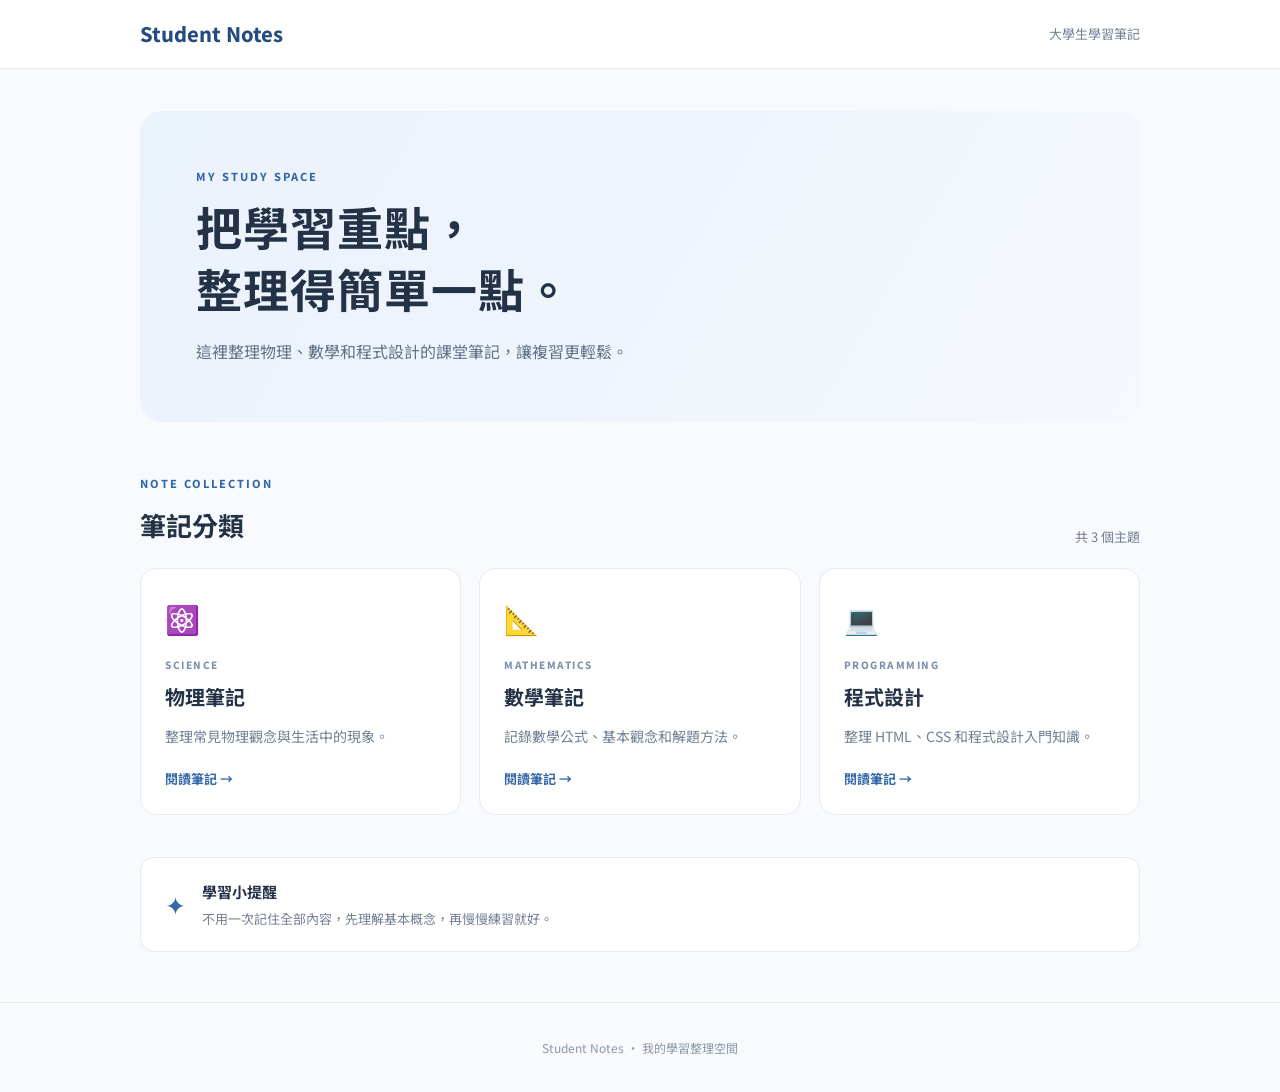
<file: index.html>
<!DOCTYPE html>
<html lang="zh-Hant">
<head>
  <meta charset="UTF-8">
  <meta name="viewport" content="width=device-width, initial-scale=1.0">
  <title>Student Notes｜大學生學習筆記</title>
  <link rel="stylesheet" href="style.css">
</head>
<body>
  <header class="site-header">
    <div class="container nav">
      <a class="logo" href="index.html">Student Notes</a>
      <span class="nav-label">大學生學習筆記</span>
    </div>
  </header>

  <main class="container">
    <section class="hero">
      <p class="eyebrow">MY STUDY SPACE</p>
      <h1>把學習重點，<br>整理得簡單一點。</h1>
      <p class="hero-text">這裡整理物理、數學和程式設計的課堂筆記，讓複習更輕鬆。</p>
    </section>

    <section class="section">
      <div class="section-heading">
        <div>
          <p class="eyebrow">NOTE COLLECTION</p>
          <h2>筆記分類</h2>
        </div>
        <span class="count">共 3 個主題</span>
      </div>

      <div class="card-grid">
        <a class="note-card" href="notes/physics.html">
          <span class="card-icon">⚛️</span>
          <span class="card-tag">SCIENCE</span>
          <h3>物理筆記</h3>
          <p>整理常見物理觀念與生活中的現象。</p>
          <span class="card-link">閱讀筆記 →</span>
        </a>

        <a class="note-card" href="notes/math.html">
          <span class="card-icon">📐</span>
          <span class="card-tag">MATHEMATICS</span>
          <h3>數學筆記</h3>
          <p>記錄數學公式、基本觀念和解題方法。</p>
          <span class="card-link">閱讀筆記 →</span>
        </a>

        <a class="note-card" href="notes/programming.html">
          <span class="card-icon">💻</span>
          <span class="card-tag">PROGRAMMING</span>
          <h3>程式設計</h3>
          <p>整理 HTML、CSS 和程式設計入門知識。</p>
          <span class="card-link">閱讀筆記 →</span>
        </a>
      </div>
    </section>

    <section class="tip">
      <span class="tip-icon">✦</span>
      <div>
        <h3>學習小提醒</h3>
        <p>不用一次記住全部內容，先理解基本概念，再慢慢練習就好。</p>
      </div>
    </section>
  </main>

  <footer class="footer">
    <p>Student Notes · 我的學習整理空間</p>
  </footer>
</body>
</html>
</file>
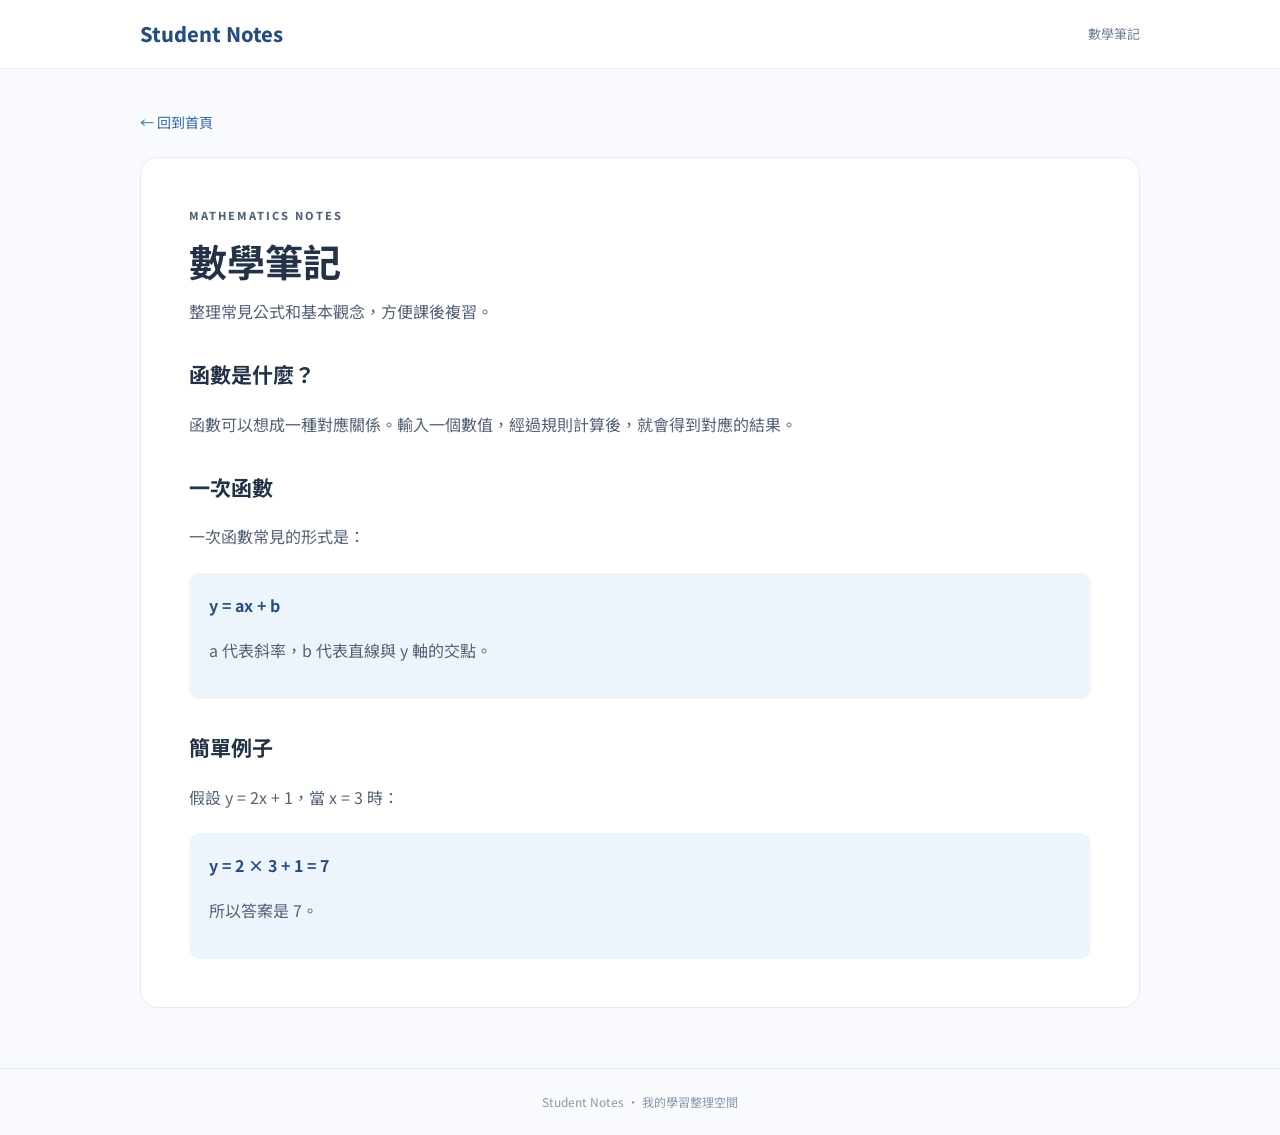
<file: math.html>
<!DOCTYPE html>
<html lang="zh-Hant">
<head>
  <meta charset="UTF-8">
  <meta name="viewport" content="width=device-width, initial-scale=1.0">
  <title>數學筆記｜Student Notes</title>
  <link rel="stylesheet" href="../style.css">
</head>
<body>
  <header class="site-header"><div class="container nav"><a class="logo" href="../index.html">Student Notes</a><span class="nav-label">數學筆記</span></div></header>
  <main class="container page-main">
    <a class="back-link" href="../index.html">← 回到首頁</a>
    <article class="article">
      <p class="eyebrow">MATHEMATICS NOTES</p>
      <h1>數學筆記</h1>
      <p class="article-intro">整理常見公式和基本觀念，方便課後複習。</p>
      <h2>函數是什麼？</h2>
      <p>函數可以想成一種對應關係。輸入一個數值，經過規則計算後，就會得到對應的結果。</p>
      <h2>一次函數</h2>
      <p>一次函數常見的形式是：</p>
      <div class="example"><strong>y = ax + b</strong><p>a 代表斜率，b 代表直線與 y 軸的交點。</p></div>
      <h2>簡單例子</h2>
      <p>假設 y = 2x + 1，當 x = 3 時：</p>
      <div class="example"><strong>y = 2 × 3 + 1 = 7</strong><p>所以答案是 7。</p></div>
    </article>
  </main>
  <footer class="footer">Student Notes · 我的學習整理空間</footer>
</body>
</html>
</file>
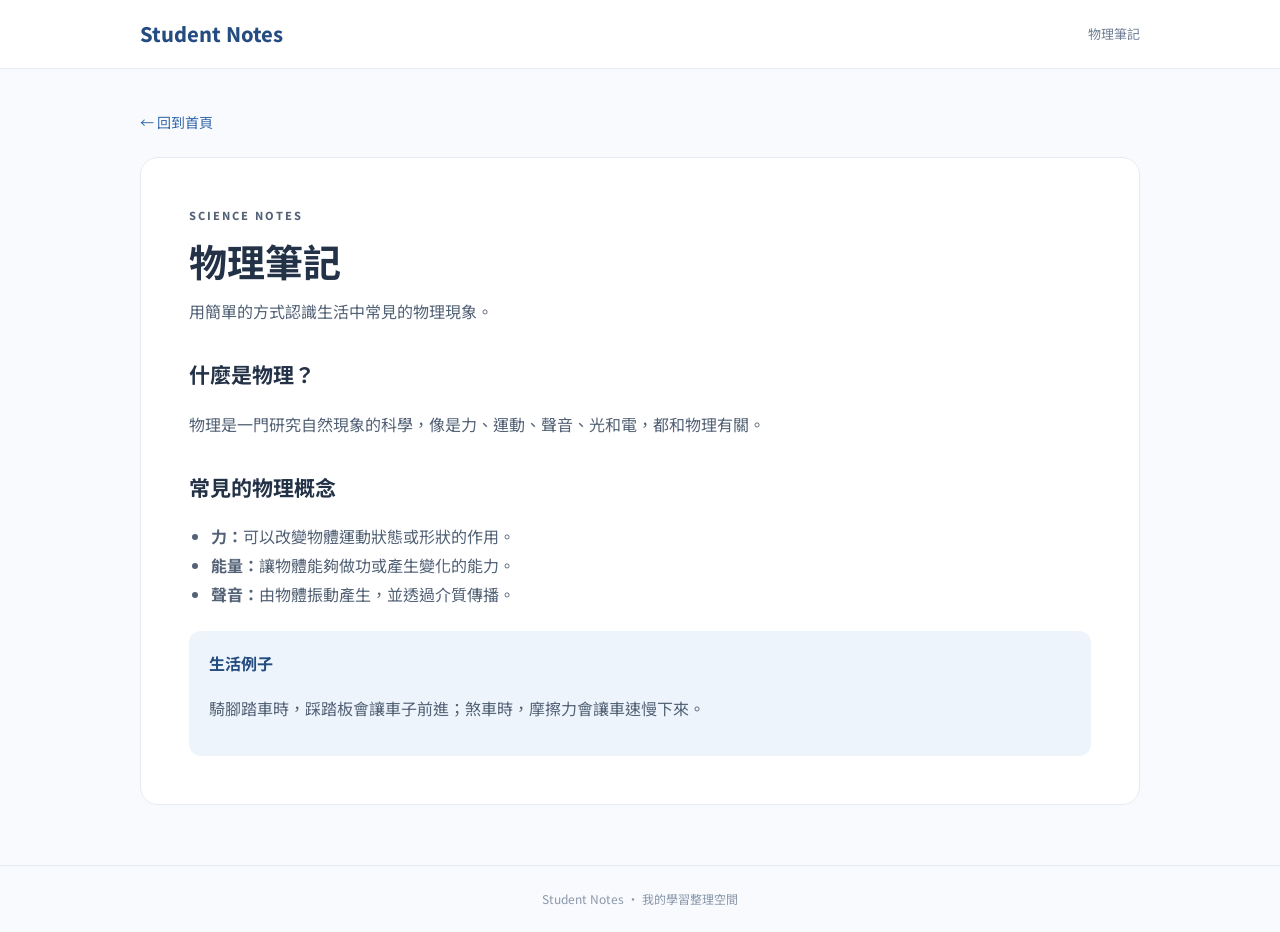
<file: physics.html>
<!DOCTYPE html>
<html lang="zh-Hant">
<head>
  <meta charset="UTF-8">
  <meta name="viewport" content="width=device-width, initial-scale=1.0">
  <title>物理筆記｜Student Notes</title>
  <link rel="stylesheet" href="../style.css">
</head>
<body>
  <header class="site-header"><div class="container nav"><a class="logo" href="../index.html">Student Notes</a><span class="nav-label">物理筆記</span></div></header>
  <main class="container page-main">
    <a class="back-link" href="../index.html">← 回到首頁</a>
    <article class="article">
      <p class="eyebrow">SCIENCE NOTES</p>
      <h1>物理筆記</h1>
      <p class="article-intro">用簡單的方式認識生活中常見的物理現象。</p>
      <h2>什麼是物理？</h2>
      <p>物理是一門研究自然現象的科學，像是力、運動、聲音、光和電，都和物理有關。</p>
      <h2>常見的物理概念</h2>
      <ul>
        <li><strong>力：</strong>可以改變物體運動狀態或形狀的作用。</li>
        <li><strong>能量：</strong>讓物體能夠做功或產生變化的能力。</li>
        <li><strong>聲音：</strong>由物體振動產生，並透過介質傳播。</li>
      </ul>
      <div class="example"><strong>生活例子</strong><p>騎腳踏車時，踩踏板會讓車子前進；煞車時，摩擦力會讓車速慢下來。</p></div>
    </article>
  </main>
  <footer class="footer">Student Notes · 我的學習整理空間</footer>
</body>
</html>
</file>
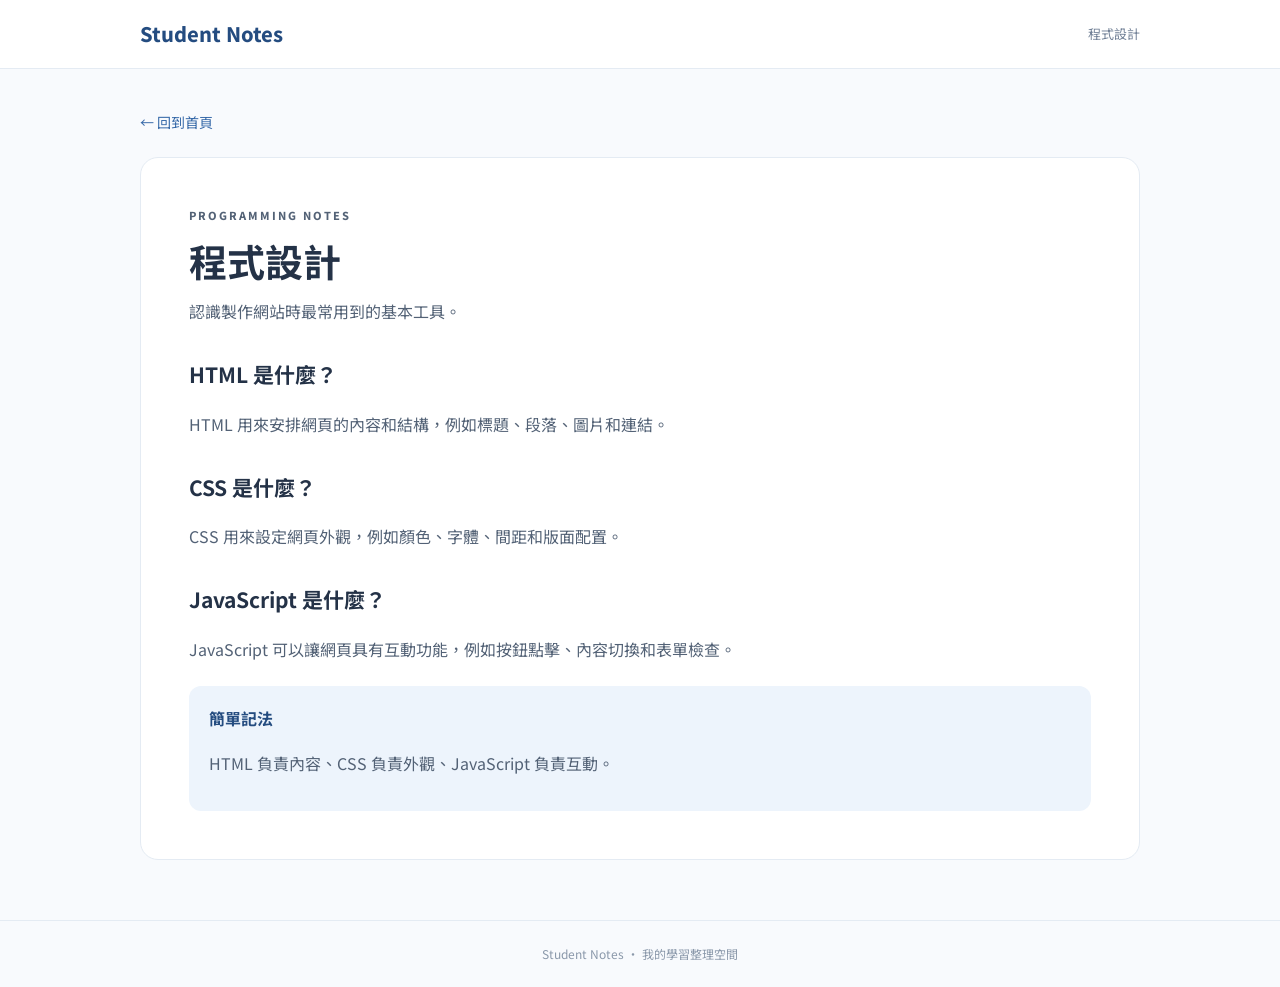
<file: programming.html>
<!DOCTYPE html>
<html lang="zh-Hant">
<head>
  <meta charset="UTF-8">
  <meta name="viewport" content="width=device-width, initial-scale=1.0">
  <title>程式設計筆記｜Student Notes</title>
  <link rel="stylesheet" href="../style.css">
</head>
<body>
  <header class="site-header"><div class="container nav"><a class="logo" href="../index.html">Student Notes</a><span class="nav-label">程式設計</span></div></header>
  <main class="container page-main">
    <a class="back-link" href="../index.html">← 回到首頁</a>
    <article class="article">
      <p class="eyebrow">PROGRAMMING NOTES</p>
      <h1>程式設計</h1>
      <p class="article-intro">認識製作網站時最常用到的基本工具。</p>
      <h2>HTML 是什麼？</h2>
      <p>HTML 用來安排網頁的內容和結構，例如標題、段落、圖片和連結。</p>
      <h2>CSS 是什麼？</h2>
      <p>CSS 用來設定網頁外觀，例如顏色、字體、間距和版面配置。</p>
      <h2>JavaScript 是什麼？</h2>
      <p>JavaScript 可以讓網頁具有互動功能，例如按鈕點擊、內容切換和表單檢查。</p>
      <div class="example"><strong>簡單記法</strong><p>HTML 負責內容、CSS 負責外觀、JavaScript 負責互動。</p></div>
    </article>
  </main>
  <footer class="footer">Student Notes · 我的學習整理空間</footer>
</body>
</html>
</file>
<file: style.css>
@import url('https://fonts.googleapis.com/css2?family=Noto+Sans+TC:wght@400;500;600;700;800&display=swap');

:root {
  --blue: #3568a8;
  --blue-dark: #244c80;
  --pale: #edf4fc;
  --text: #243247;
  --muted: #718096;
  --line: #e4ebf3;
  --white: #ffffff;
}

* { box-sizing: border-box; }

body {
  margin: 0;
  background: #f8fafd;
  color: var(--text);
  font-family: "Noto Sans TC", "Microsoft JhengHei", sans-serif;
  line-height: 1.8;
}

a { color: inherit; text-decoration: none; }

.container {
  width: min(100% - 40px, 1000px);
  margin: 0 auto;
}

.site-header {
  background: var(--white);
  border-bottom: 1px solid var(--line);
}

.nav {
  min-height: 68px;
  display: flex;
  align-items: center;
  justify-content: space-between;
}

.logo { color: var(--blue-dark); font-weight: 800; font-size: 20px; }
.nav-label { color: var(--muted); font-size: 13px; }

.hero {
  margin-top: 42px;
  padding: 56px;
  border-radius: 22px;
  background: linear-gradient(120deg, #eaf2fc, #f5f8fe);
}

.eyebrow {
  margin: 0 0 8px;
  color: var(--blue);
  font-size: 11px;
  font-weight: 800;
  letter-spacing: 2px;
}

.hero h1 {
  margin: 0;
  font-size: clamp(30px, 5vw, 46px);
  line-height: 1.35;
  letter-spacing: 1px;
}

.hero-text { max-width: 540px; color: #617188; margin: 18px 0 0; }

.section { padding: 52px 0 34px; }
.section-heading { display: flex; align-items: end; justify-content: space-between; margin-bottom: 20px; }
.section-heading h2 { margin: 0; font-size: 26px; }
.count { color: var(--muted); font-size: 13px; }

.card-grid { display: grid; grid-template-columns: repeat(3, 1fr); gap: 18px; }
.note-card {
  display: flex;
  flex-direction: column;
  min-height: 245px;
  padding: 24px;
  background: var(--white);
  border: 1px solid var(--line);
  border-radius: 16px;
  transition: transform .18s ease, box-shadow .18s ease;
}
.note-card:hover { transform: translateY(-4px); box-shadow: 0 12px 28px #294b7012; }
.card-icon { font-size: 28px; margin-bottom: 12px; }
.card-tag { color: #7890ae; font-size: 10px; font-weight: 800; letter-spacing: 1.5px; }
.note-card h3 { margin: 5px 0; font-size: 20px; }
.note-card p { margin: 4px 0 18px; color: var(--muted); font-size: 14px; }
.card-link { margin-top: auto; color: var(--blue); font-size: 13px; font-weight: 700; }

.tip {
  display: flex;
  gap: 16px;
  align-items: center;
  padding: 20px 24px;
  margin: 8px 0 50px;
  background: #fff;
  border: 1px solid var(--line);
  border-radius: 14px;
}
.tip-icon { color: var(--blue); font-size: 25px; }
.tip h3 { margin: 0; font-size: 15px; }
.tip p { margin: 2px 0 0; color: var(--muted); font-size: 13px; }

.page-main { padding: 38px 0 60px; }
.back-link { display: inline-block; color: var(--blue); font-size: 14px; margin-bottom: 22px; }
.article {
  padding: clamp(24px, 5vw, 48px);
  background: white;
  border: 1px solid var(--line);
  border-radius: 18px;
}
.article h1 { margin: 4px 0 10px; font-size: clamp(28px, 4vw, 38px); line-height: 1.4; }
.article-intro { color: var(--muted); margin: 0 0 30px; }
.article h2 { margin: 30px 0 10px; font-size: 21px; }
.article p, .article li { color: #536276; }
.article ul { padding-left: 22px; }
.example {
  margin-top: 22px;
  padding: 18px 20px;
  background: var(--pale);
  border-radius: 12px;
}
.example strong { color: var(--blue-dark); }

.footer { padding: 22px 20px; text-align: center; color: #8a98aa; font-size: 12px; border-top: 1px solid var(--line); }

@media (max-width: 700px) {
  .hero { margin-top: 24px; padding: 34px 25px; }
  .card-grid { grid-template-columns: 1fr; }
  .note-card { min-height: 205px; }
  .section { padding-top: 38px; }
  .section-heading { align-items: start; }
}
</file>
